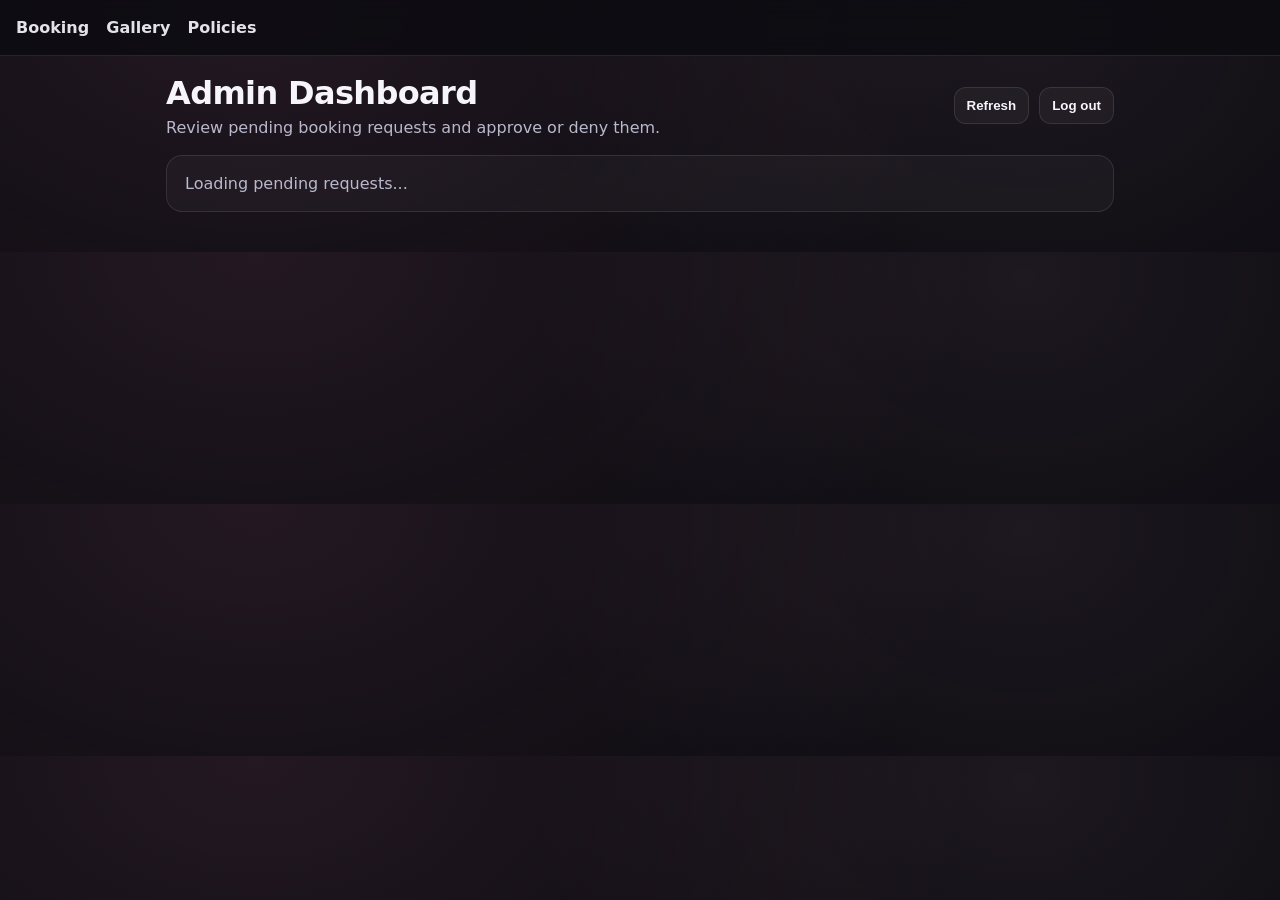
<file: admin.html>
<!doctype html>
<html lang="en">
<head>
  <meta charset="utf-8" />
  <meta name="viewport" content="width=device-width,initial-scale=1" />
  <meta name="theme-color" content="#0b0b10">
  <title>Axani Nails — Admin</title>
  <link rel="stylesheet" href="styles.css" />
  <style>
    .adminTop {
      display: flex;
      justify-content: space-between;
      align-items: center;
      gap: 12px;
      flex-wrap: wrap;
      margin-bottom: 18px;
    }

    .adminTopActions {
      display: flex;
      gap: 10px;
      flex-wrap: wrap;
    }

    .adminGrid {
      display: grid;
      gap: 16px;
    }

    .requestCard {
      background: linear-gradient(180deg, rgba(18,18,32,0.98), rgba(18,18,32,0.92));
      border: 1px solid rgba(255,255,255,0.10);
      border-radius: 20px;
      padding: 18px;
      box-shadow: 0 18px 40px rgba(0,0,0,0.28);
    }

    .requestHeader {
      display: flex;
      justify-content: space-between;
      align-items: flex-start;
      gap: 12px;
      flex-wrap: wrap;
      margin-bottom: 14px;
    }

    .requestHeader h2 {
      margin: 0;
      font-size: 1.15rem;
    }

    .metaGrid {
      display: grid;
      grid-template-columns: repeat(auto-fit, minmax(210px, 1fr));
      gap: 12px;
      margin-top: 8px;
    }

    .metaItem {
      background: rgba(255,255,255,0.03);
      border: 1px solid rgba(255,255,255,0.08);
      border-radius: 14px;
      padding: 12px;
    }

    .metaLabel {
      display: block;
      font-size: 12px;
      color: #b9b9cc;
      margin-bottom: 6px;
      text-transform: uppercase;
      letter-spacing: 0.04em;
      font-weight: 700;
    }

    .metaValue {
      font-size: 14px;
      color: #f5f5fb;
      line-height: 1.45;
      word-break: break-word;
    }

    .requestActions {
      display: flex;
      gap: 10px;
      flex-wrap: wrap;
      margin-top: 16px;
    }

    .denyBtn {
      background: rgba(255,255,255,0.04);
      color: #f5f5fb;
      border: 1px solid rgba(255,255,255,0.10);
      box-shadow: none;
    }

    .denyBtn:hover {
      border-color: rgba(255,143,199,0.35);
    }

    .emptyState {
      text-align: center;
      padding: 36px 20px;
      color: #b9b9cc;
    }

    .hidden {
      display: none !important;
    }

    .statusPill {
      display: inline-block;
      padding: 6px 12px;
      border-radius: 999px;
      border: 1px solid rgba(255,143,199,0.30);
      background: rgba(255,143,199,0.10);
      color: #ffb3da;
      font-size: 12px;
      font-weight: 800;
      letter-spacing: 0.03em;
      text-transform: uppercase;
    }

    .loadingBox {
      padding: 18px;
      border-radius: 16px;
      border: 1px solid rgba(255,255,255,0.10);
      background: rgba(255,255,255,0.03);
      color: #b9b9cc;
    }

    .actionPopupBackdrop,
    .resultPopupBackdrop {
      display: none;
      position: fixed;
      inset: 0;
      background: rgba(0,0,0,0.58);
      z-index: 9998;
      padding: 18px;
      overflow: auto;
    }

    .actionPopupBackdrop.show,
    .resultPopupBackdrop.show {
      display: flex;
      align-items: center;
      justify-content: center;
    }

    .actionPopup,
    .resultPopup {
      width: min(620px, 100%);
      background: linear-gradient(180deg, rgba(18,18,32,0.98), rgba(18,18,32,0.92));
      border: 1px solid rgba(255,255,255,0.10);
      border-radius: 20px;
      box-shadow: 0 18px 40px rgba(0,0,0,0.28);
      overflow: hidden;
    }

    .actionPopupHeader,
    .resultPopupHeader {
      display: flex;
      align-items: center;
      justify-content: space-between;
      gap: 10px;
      padding: 16px 18px;
      border-bottom: 1px solid rgba(255,255,255,0.08);
    }

    .actionPopupHeader h2,
    .resultPopupHeader h2 {
      margin: 0;
      font-size: 1.05rem;
    }

    .actionPopupBody,
    .resultPopupBody {
      padding: 18px;
    }

    .actionPopupFooter,
    .resultPopupFooter {
      display: flex;
      gap: 10px;
      flex-wrap: wrap;
      padding: 0 18px 18px;
    }

    .popupCloseX {
      background: transparent;
      border: 0;
      color: #f5f5fb;
      font-size: 22px;
      cursor: pointer;
      padding: 0;
      box-shadow: none;
    }

    .popupCloseX:hover {
      color: #ffb3da;
      transform: none;
    }

    .popupLabel {
      display: block;
      font-size: 13px;
      color: #b9b9cc;
      margin-bottom: 8px;
      font-weight: 700;
      text-transform: uppercase;
      letter-spacing: 0.04em;
    }

    .popupTextarea {
      width: 100%;
      min-height: 130px;
      resize: vertical;
    }

    .popupHelp {
      color: #b9b9cc;
      font-size: 13px;
      line-height: 1.5;
      margin-top: 10px;
    }

    .popupSummary {
      display: grid;
      gap: 10px;
      margin-bottom: 16px;
    }

    .summaryChip {
      display: inline-block;
      padding: 8px 12px;
      border-radius: 999px;
      border: 1px solid rgba(255,143,199,0.30);
      background: rgba(255,143,199,0.10);
      color: #ffb3da;
      font-size: 12px;
      font-weight: 800;
      letter-spacing: 0.03em;
      text-transform: uppercase;
      width: fit-content;
    }

    .calendarBtn {
      background: #ff8fc7;
      color: #130612;
      border: none;
    }

    .calendarBtn:hover {
      background: #ffb3da;
    }

    .secondaryBtn {
      background: rgba(255,255,255,0.04);
      color: #f5f5fb;
      border: 1px solid rgba(255,255,255,0.10);
      box-shadow: none;
    }

    .secondaryBtn:hover {
      border-color: rgba(255,143,199,0.35);
    }
  </style>
</head>
<body>
<header>
  <nav>
    <a href="index.html">Booking</a>
    <a href="gallery.html">Gallery</a>
    <a href="policies.html">Policies</a>
  </nav>
</header>

<main>
  <div class="adminTop">
    <div>
      <h1 style="margin:0 0 6px 0;">Admin Dashboard</h1>
      <p style="margin:0; color:#b9b9cc;">Review pending booking requests and approve or deny them.</p>
    </div>

    <div class="adminTopActions">
      <button class="secondary" id="refreshBtn">Refresh</button>
      <button class="secondary" id="logoutBtn">Log out</button>
    </div>
  </div>

  <div id="loadingBox" class="loadingBox">Loading pending requests...</div>

  <div id="emptyState" class="requestCard emptyState hidden">
    <p style="margin:0 0 8px 0; font-size:1.05rem; color:#f5f5fb;">No pending requests</p>
    <p style="margin:0;">When someone submits a booking request, it will show up here.</p>
  </div>

  <section id="requestsContainer" class="adminGrid"></section>
</main>

<div id="toast" class="toast"></div>

<div id="actionPopupBackdrop" class="actionPopupBackdrop" aria-hidden="true">
  <div class="actionPopup" role="dialog" aria-modal="true" aria-labelledby="actionPopupTitle">
    <div class="actionPopupHeader">
      <h2 id="actionPopupTitle">Review booking</h2>
      <button type="button" class="popupCloseX" id="actionPopupX" aria-label="Close">×</button>
    </div>

    <div class="actionPopupBody">
      <div class="popupSummary">
        <div id="actionPopupStatusChip" class="summaryChip">Approve</div>
        <div id="actionPopupBookingName" style="font-size:1.05rem; font-weight:800; color:#f5f5fb;">Booking request</div>
        <div id="actionPopupBookingTime" style="color:#b9b9cc; line-height:1.5;">—</div>
      </div>

      <label class="popupLabel" for="decisionNotes">Notes to include in the email</label>
      <textarea id="decisionNotes" class="popupTextarea" placeholder="Examples:
- approved for 2:30 PM
- please arrive with bare nails
- I’m unavailable at your requested time, but I can do 4 PM
</file>
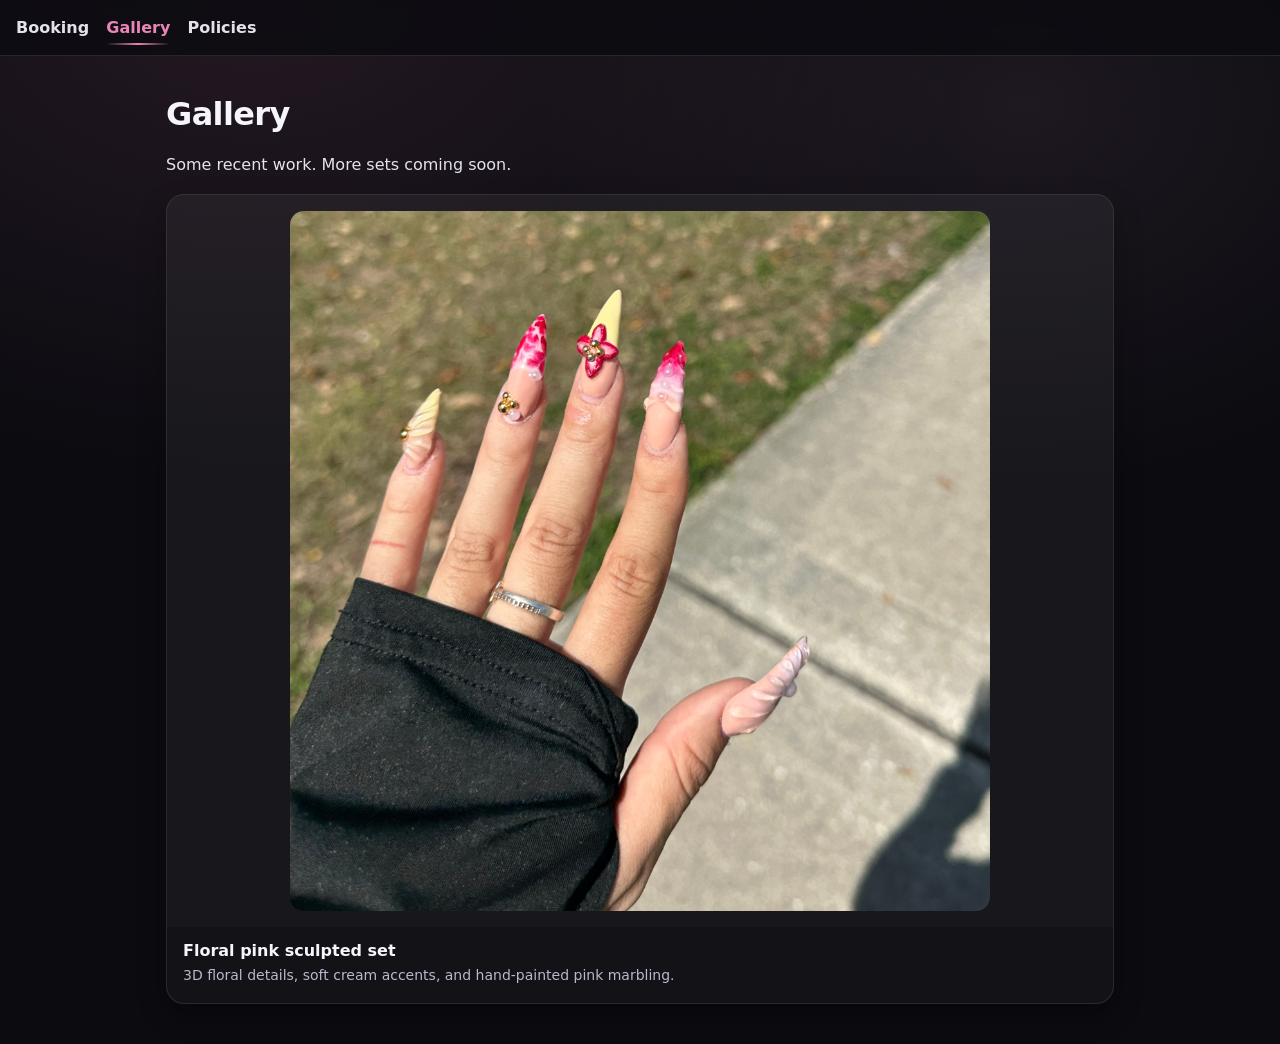
<file: gallery.html>
<!doctype html>
<html lang="en">
<head>
  <meta charset="utf-8" />
  <meta name="viewport" content="width=device-width,initial-scale=1" />
  <meta name="theme-color" content="#0b0b10">
  <title>Axani Nails — Gallery</title>
  <link rel="stylesheet" href="styles.css" />
  <style>
    .galleryWrap {
      display: grid;
      grid-template-columns: repeat(auto-fit, minmax(280px, 1fr));
      gap: 18px;
      margin-top: 20px;
    }

    .galleryCard {
      background: rgba(255,255,255,0.03);
      border: 1px solid rgba(255,255,255,0.10);
      border-radius: 18px;
      overflow: hidden;
      box-shadow: 0 12px 28px rgba(0,0,0,0.28);
    }

    .galleryImageWrap {
      padding: 16px;
      display: flex;
      justify-content: center;
      align-items: center;
      background: rgba(255,255,255,0.02);
    }

    .galleryCard img {
      width: 100%;
      max-width: 700px;
      height: auto;
      display: block;
      border-radius: 14px;
    }

    .galleryInfo {
      padding: 14px 16px 18px;
    }

    .galleryInfo h3 {
      margin: 0 0 6px 0;
      font-size: 16px;
    }

    .galleryInfo p {
      margin: 0;
      color: #b9b9cc;
      font-size: 14px;
      line-height: 1.4;
    }
  </style>
</head>
<body>
<header>
  <nav>
    <a href="index.html">Booking</a>
    <a class="active" href="gallery.html">Gallery</a>
    <a href="policies.html">Policies</a>
  </nav>
</header>

<main>
  <h1>Gallery</h1>
  <p>Some recent work. More sets coming soon.</p>

  <div class="galleryWrap">
    <div class="galleryCard">
      <div class="galleryImageWrap">
        <img src="images/image-1.jpeg?v=4" alt="Pink and cream sculpted nail set with floral details"
             onerror="this.onerror=null; this.src='./images/image-1.jpeg?v=4';">
      </div>
      <div class="galleryInfo">
        <h3>Floral pink sculpted set</h3>
        <p>3D floral details, soft cream accents, and hand-painted pink marbling.</p>
      </div>
    </div>
  </div>
</main>
</body>
</html>
</file>
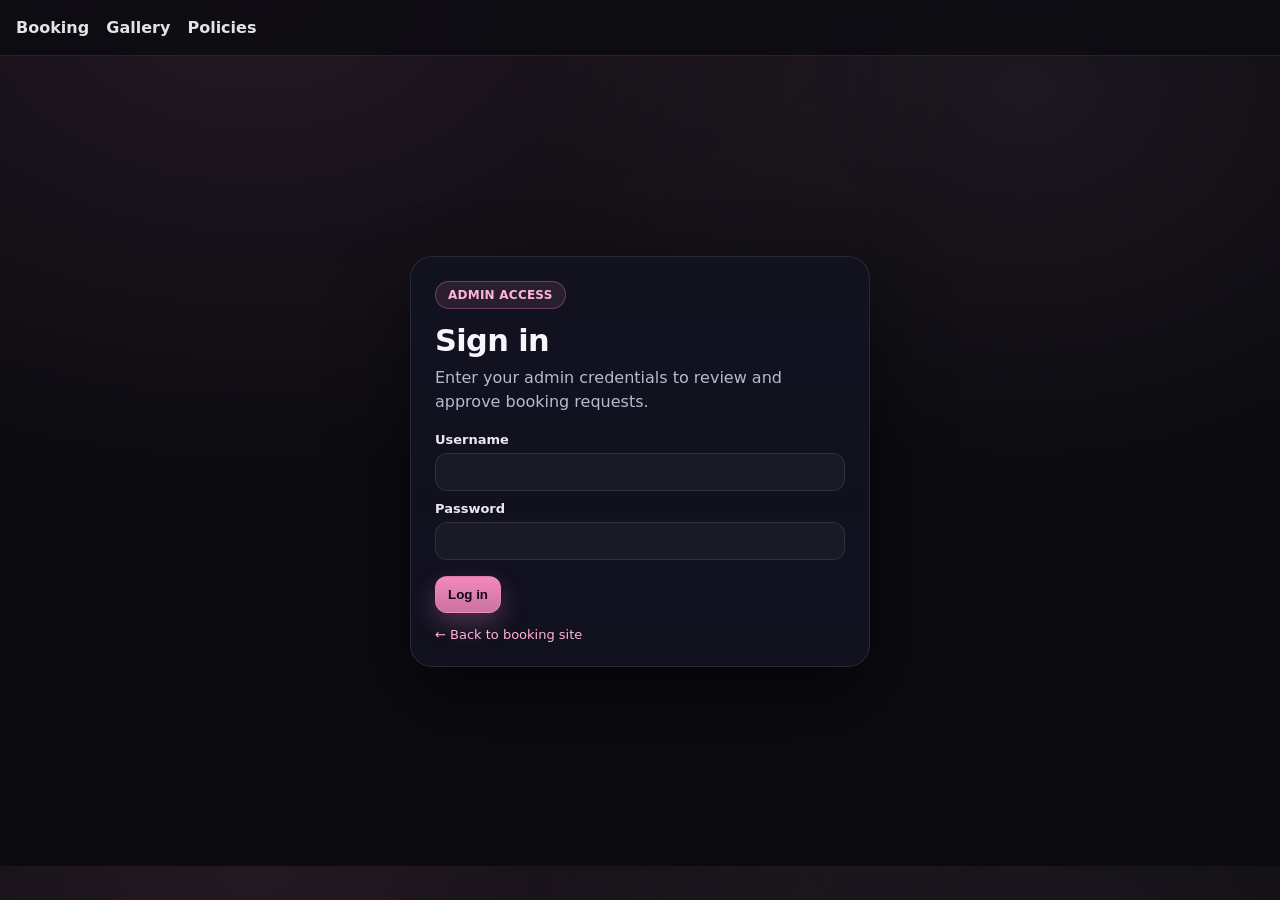
<file: login.html>
<!doctype html>
<html lang="en">
<head>
  <meta charset="utf-8" />
  <meta name="viewport" content="width=device-width,initial-scale=1" />
  <meta name="theme-color" content="#0b0b10">
  <title>Axani Nails — Admin Login</title>
  <link rel="stylesheet" href="styles.css" />
  <style>
    .loginWrap {
      min-height: calc(100vh - 90px);
      display: flex;
      align-items: center;
      justify-content: center;
      padding: 24px 16px;
    }

    .loginCard {
      width: 100%;
      max-width: 460px;
      background: linear-gradient(180deg, rgba(18,18,32,0.98), rgba(18,18,32,0.92));
      border: 1px solid rgba(255,255,255,0.10);
      border-radius: 22px;
      padding: 24px;
      box-shadow: 0 30px 80px rgba(0,0,0,0.45);
    }

    .loginTitle {
      margin: 0 0 8px 0;
      font-size: 1.9rem;
    }

    .loginSub {
      margin: 0 0 18px 0;
      color: #b9b9cc;
      line-height: 1.5;
    }

    .loginBrand {
      display: inline-block;
      margin-bottom: 14px;
      padding: 6px 12px;
      border-radius: 999px;
      border: 1px solid rgba(255,143,199,0.30);
      background: rgba(255,143,199,0.10);
      color: #ffb3da;
      font-size: 12px;
      font-weight: 800;
      letter-spacing: 0.02em;
      text-transform: uppercase;
    }

    .errorBox {
      display: none;
      margin-top: 14px;
      padding: 10px 12px;
      border-radius: 14px;
      border: 1px solid rgba(255,91,107,0.35);
      background: rgba(255,91,107,0.10);
      color: #ffd7dc;
      font-size: 14px;
    }

    .errorBox.show {
      display: block;
    }

    .helperRow {
      margin-top: 14px;
      font-size: 13px;
      color: #b9b9cc;
    }

    .helperRow a {
      color: #ffb3da;
      text-decoration: none;
    }

    .helperRow a:hover {
      color: #ff8fc7;
    }
  </style>
</head>
<body>
<header>
  <nav>
    <a href="index.html">Booking</a>
    <a href="gallery.html">Gallery</a>
    <a href="policies.html">Policies</a>
  </nav>
</header>

<main class="loginWrap">
  <section class="loginCard">
    <span class="loginBrand">Admin Access</span>
    <h1 class="loginTitle">Sign in</h1>
    <p class="loginSub">Enter your admin credentials to review and approve booking requests.</p>

    <form id="loginForm">
      <label for="username">Username</label>
      <input id="username" name="username" autocomplete="username" required />

      <label for="password">Password</label>
      <input id="password" name="password" type="password" autocomplete="current-password" required />

      <div style="height: 16px;"></div>
      <button id="loginBtn" type="submit">Log in</button>

      <div id="errorBox" class="errorBox"></div>

      <div class="helperRow">
        <a href="index.html">← Back to booking site</a>
      </div>
    </form>
  </section>
</main>

<div id="toast" class="toast"></div>

<script>
  const SCRIPT_URL = "https://script.google.com/macros/s/AKfycbx8UBWKpYgbqdRJouFH3ESdelrEt4BesAPm35MP7aI4Gz5rZg7RzgbTBTYafPSJswnH/exec";

  function toast(msg) {
    const t = document.getElementById("toast");
    t.textContent = msg;
    t.classList.add("show");
    setTimeout(() => t.classList.remove("show"), 3500);
  }

  function showError(msg) {
    const box = document.getElementById("errorBox");
    box.textContent = msg;
    box.classList.add("show");
  }

  function clearError() {
    document.getElementById("errorBox").classList.remove("show");
  }

  document.getElementById("loginForm").addEventListener("submit", async (e) => {
    e.preventDefault();
    clearError();

    const btn = document.getElementById("loginBtn");
    btn.disabled = true;

    const username = document.getElementById("username").value.trim();
    const password = document.getElementById("password").value;

    try {
      const res = await fetch(SCRIPT_URL, {
        method: "POST",
        headers: { "Content-Type": "text/plain;charset=utf-8" },
        body: JSON.stringify({
          action: "adminLogin",
          username,
          password
        })
      });

      const data = await res.json();

      if (!data.ok) {
        throw new Error(data.error || "Login failed");
      }

      if (!data.token) {
        throw new Error("No login token returned");
      }

      localStorage.setItem("axaniAdminToken", data.token);
      localStorage.setItem("axaniAdminUser", username);

      toast("Login successful");
      window.location.href = "admin.html";
    } catch (err) {
      console.error(err);
      showError("Incorrect username or password.");
    } finally {
      btn.disabled = false;
    }
  });
</script>
</body>
</html>
</file>
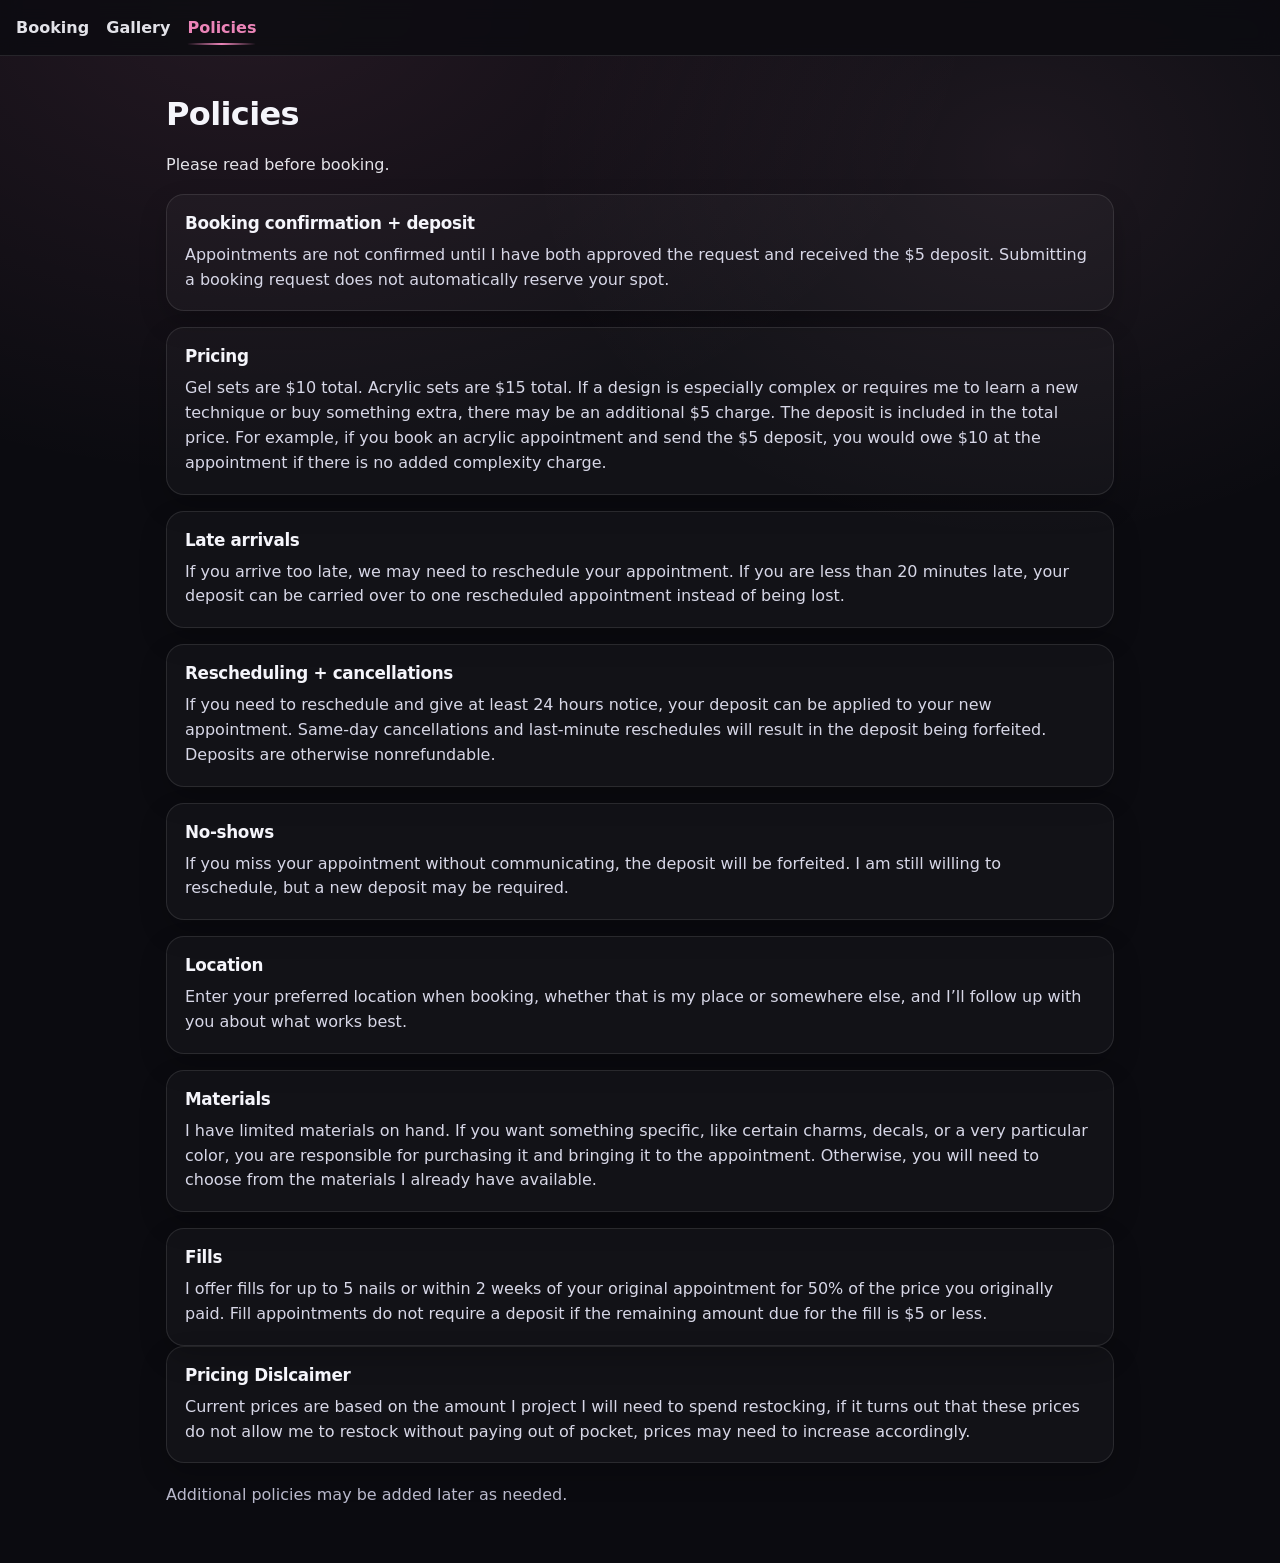
<file: policies.html>
<!doctype html>
<html lang="en">
<head>
  <meta charset="utf-8" />
  <meta name="viewport" content="width=device-width,initial-scale=1" />
  <meta name="theme-color" content="#0b0b10">
  <title>Axani Nails — Policies</title>
  <link rel="stylesheet" href="styles.css" />
  <style>
    .policyGrid {
      display: grid;
      gap: 16px;
      margin-top: 20px;
    }

    .policyCard {
      background: rgba(255,255,255,0.03);
      border: 1px solid rgba(255,255,255,0.10);
      border-radius: 18px;
      padding: 18px;
      box-shadow: 0 12px 28px rgba(0,0,0,0.20);
    }

    .policyCard h2 {
      margin: 0 0 10px 0;
      font-size: 1.05rem;
    }

    .policyCard p {
      margin: 0;
      color: #d7d7e7;
      line-height: 1.55;
    }

    .policyNote {
      margin-top: 20px;
      color: #b9b9cc;
      line-height: 1.5;
    }
  </style>
</head>
<body>
<header>
  <nav>
    <a href="index.html">Booking</a>
    <a href="gallery.html">Gallery</a>
    <a class="active" href="policies.html">Policies</a>
  </nav>
</header>

<main>
  <h1>Policies</h1>
  <p>Please read before booking.</p>

  <div class="policyGrid">
    <section class="policyCard">
      <h2>Booking confirmation + deposit</h2>
      <p>
        Appointments are not confirmed until I have both approved the request and received the $5 deposit.
        Submitting a booking request does not automatically reserve your spot.
      </p>
    </section>

    <section class="policyCard">
      <h2>Pricing</h2>
      <p>
        Gel sets are $10 total. Acrylic sets are $15 total. If a design is especially complex or requires me
        to learn a new technique or buy something extra, there may be an additional $5 charge. The deposit
        is included in the total price. For example, if you book an acrylic appointment and send the $5 deposit,
        you would owe $10 at the appointment if there is no added complexity charge.
      </p>
    </section>

    <section class="policyCard">
      <h2>Late arrivals</h2>
      <p>
        If you arrive too late, we may need to reschedule your appointment. If you are less than 20 minutes late,
        your deposit can be carried over to one rescheduled appointment instead of being lost.
      </p>
    </section>

    <section class="policyCard">
      <h2>Rescheduling + cancellations</h2>
      <p>
        If you need to reschedule and give at least 24 hours notice, your deposit can be applied to your new
        appointment. Same-day cancellations and last-minute reschedules will result in the deposit being forfeited.
        Deposits are otherwise nonrefundable.
      </p>
    </section>

    <section class="policyCard">
      <h2>No-shows</h2>
      <p>
        If you miss your appointment without communicating, the deposit will be forfeited. I am still willing
        to reschedule, but a new deposit may be required.
      </p>
    </section>

    <section class="policyCard">
      <h2>Location</h2>
      <p>
        Enter your preferred location when booking, whether that is my place or somewhere else, and I’ll follow
        up with you about what works best.
      </p>
    </section>

    <section class="policyCard">
      <h2>Materials</h2>
      <p>
        I have limited materials on hand. If you want something specific, like certain charms, decals, or a very
        particular color, you are responsible for purchasing it and bringing it to the appointment. Otherwise,
        you will need to choose from the materials I already have available.
      </p>
    </section>

    <section class="policyCard">
      <h2>Fills</h2>
      <p>
        I offer fills for up to 5 nails or within 2 weeks of your original appointment for 50% of the price you
        originally paid. Fill appointments do not require a deposit if the remaining amount due for the fill is
        $5 or less.
      </p>
    </section>
  </div>
<section class="policyCard">
      <h2>Pricing Dislcaimer</h2>
      <p>
        Current prices are based on the amount I project I will need to spend restocking, if it turns out that these prices do not allow me to restock without paying out of pocket, prices may need to increase accordingly.
      </p>
    </section>
  </div>
  <p class="policyNote">
    Additional policies may be added later as needed.
  </p>
</main>
</body>
</html>
</file>
<file: styles.css>
/* ===== Axani Nails — Dark Mode + Light Pink Accents ===== */

:root{
  --bg: #0b0b10;
  --panel: #121220;
  --panel2:#16162a;
  --text: #f5f5fb;
  --muted: #b9b9cc;
  --border: rgba(255,255,255,0.10);

  --accent: #ff8fc7;     /* light pink */
  --accent2:#ffb3da;     /* softer pink */
  --accentGlow: rgba(255,143,199,0.25);

  --danger: #ff5b6b;

  font-family: system-ui, -apple-system, Segoe UI, Roboto, Arial, sans-serif;
  color-scheme: dark; /* makes form controls default to dark */
}

*{ box-sizing:border-box; }

body{
  margin:0;
  background: radial-gradient(1200px 800px at 20% 0%, rgba(255,143,199,0.10), transparent 60%),
              radial-gradient(900px 700px at 80% 10%, rgba(255,179,218,0.08), transparent 55%),
              var(--bg);
  color: var(--text);
}

/* Header / Nav */
header{
  padding: 18px 16px;
  border-bottom: 1px solid var(--border);
  position: sticky;
  top:0;
  background: rgba(11,11,16,0.82);
  backdrop-filter: blur(10px);
}

nav a{
  margin-right: 12px;
  text-decoration: none;
  color: var(--text);
  font-weight: 700;
  opacity: 0.92;
}
nav a:hover{ opacity:1; color: var(--accent2); }
nav a.active{
  color: var(--accent);
  text-decoration: none;
  position: relative;
}
nav a.active::after{
  content:"";
  position:absolute;
  left:0; right:0; bottom:-8px;
  height:2px;
  background: linear-gradient(90deg, transparent, var(--accent), transparent);
  border-radius: 999px;
}

/* Layout */
main{ max-width: 980px; margin: 0 auto; padding: 18px 16px 40px; }

h1, h2{ letter-spacing: -0.02em; }
p, li{ color: rgba(245,245,251,0.92); }
small{ color: var(--muted); }

hr{ border:none; border-top:1px solid var(--border); margin: 14px 0; }

.row{ display:flex; gap:14px; flex-wrap:wrap; }
.col{ flex:1 1 320px; }

/* Cards */
.card{
  background: linear-gradient(180deg, rgba(255,255,255,0.03), rgba(255,255,255,0.01));
  border: 1px solid var(--border);
  border-radius: 16px;
  padding: 14px;
  box-shadow: 0 10px 30px rgba(0,0,0,0.30);
}

/* Buttons */
button{
  cursor:pointer;
  border-radius: 12px;
  border: 1px solid rgba(255,143,199,0.35);
  padding: 10px 12px;
  background: linear-gradient(180deg, rgba(255,143,199,0.95), rgba(255,143,199,0.78));
  color: #130612;
  font-weight: 800;
  box-shadow: 0 10px 25px var(--accentGlow);
}
button:hover{ filter: brightness(1.03); transform: translateY(-1px); }
button:active{ transform: translateY(0px); filter: brightness(0.98); }

button.secondary{
  background: rgba(255,255,255,0.04);
  color: var(--text);
  border: 1px solid var(--border);
  box-shadow: none;
}
button.secondary:hover{
  border-color: rgba(255,143,199,0.35);
  box-shadow: 0 10px 25px rgba(0,0,0,0.20);
}

button:disabled{ opacity:0.6; cursor:not-allowed; transform:none; }

/* Inputs */
label{
  font-size: 13px;
  font-weight: 800;
  display:block;
  margin: 10px 0 6px;
  color: rgba(245,245,251,0.95);
}

input, select, textarea{
  width:100%;
  padding: 10px 10px;
  border-radius: 12px;
  border: 1px solid var(--border);
  background: rgba(255,255,255,0.04);
  color: var(--text);
  font-size: 14px;
  outline: none;
}

input::placeholder, textarea::placeholder{ color: rgba(185,185,204,0.7); }

input:focus, select:focus, textarea:focus{
  border-color: rgba(255,143,199,0.55);
  box-shadow: 0 0 0 4px var(--accentGlow);
}

/* Badges */
.badge{
  display:inline-block;
  padding: 4px 10px;
  border-radius: 999px;
  border: 1px solid rgba(255,143,199,0.30);
  background: rgba(255,143,199,0.10);
  color: var(--accent2);
  font-size: 12px;
  font-weight: 800;
}

/* Slots grid */
.slotGrid{
  display:grid;
  grid-template-columns: repeat(auto-fill, minmax(160px, 1fr));
  gap: 10px;
}

.slot{
  border: 1px solid var(--border);
  border-radius: 16px;
  padding: 12px;
  background: rgba(255,255,255,0.03);
}
.slot b{ display:block; margin-bottom: 6px; }

/* Modals */
.modalBackdrop{
  display:none;
  position: fixed;
  inset: 0;
  background: rgba(0,0,0,0.70);
  padding: 22px;
  overflow:auto;
}
.modalBackdrop.show{ display:block; }

.modal{
  max-width: 720px;
  margin: 40px auto;
  background: linear-gradient(180deg, rgba(18,18,32,0.98), rgba(18,18,32,0.92));
  border: 1px solid rgba(255,255,255,0.10);
  border-radius: 18px;
  padding: 16px;
  box-shadow: 0 30px 80px rgba(0,0,0,0.55);
}

.modalHeader{
  display:flex;
  justify-content: space-between;
  align-items:center;
  gap:10px;
}
.modalHeader h2{ margin:0; font-size:18px; }

/* Toast */
.toast{
  position: fixed;
  left: 50%;
  transform: translateX(-50%);
  bottom: 18px;
  background: rgba(18,18,32,0.95);
  color: var(--text);
  padding: 12px 14px;
  border-radius: 14px;
  border: 1px solid rgba(255,143,199,0.30);
  box-shadow: 0 12px 35px rgba(0,0,0,0.45);
  display:none;
  max-width: 90vw;
}
.toast.show{ display:block; }

/* Links in content */
a{ color: var(--accent2); }
a:hover{ color: var(--accent); }
</file>
